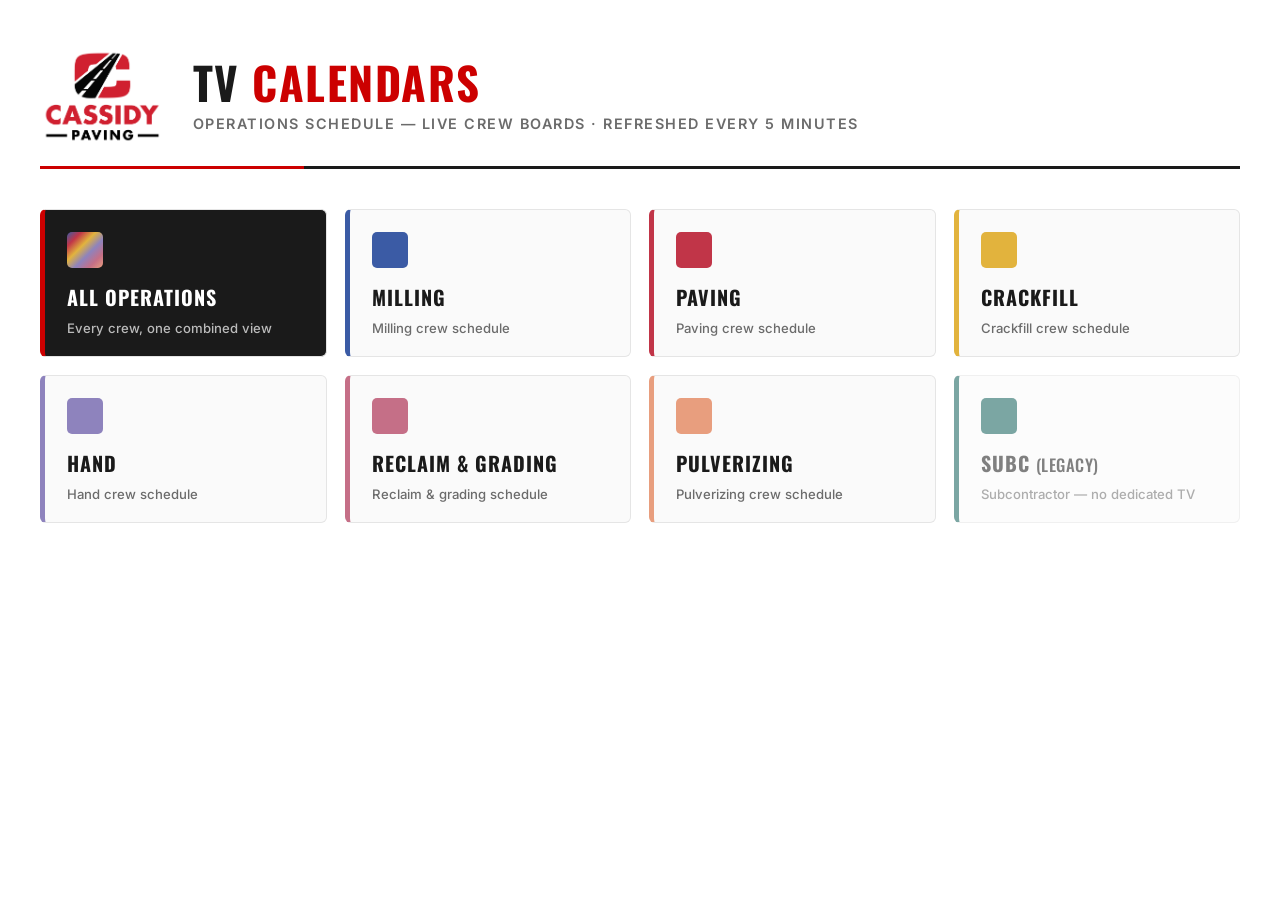
<file: index.html>
<!DOCTYPE html>
<html lang="en">
<head>
<meta charset="UTF-8">
<meta name="viewport" content="width=device-width, initial-scale=1.0">
<title>Cassidy Paving — TV Calendars (5-minute feed)</title>
<link rel="preconnect" href="https://fonts.googleapis.com">
<link rel="preconnect" href="https://fonts.gstatic.com" crossorigin>
<link href="https://fonts.googleapis.com/css2?family=Inter:wght@400;500;600;700&family=Oswald:wght@500;600;700&display=swap" rel="stylesheet">
<style>
:root {
  --brand-red: #CC0000;
  --brand-black: #1A1A1A;
  --grid-line: #E5E5E5;
  --muted: #6B6B6B;
}
* { margin: 0; padding: 0; box-sizing: border-box; }
body {
  font-family: 'Inter', -apple-system, BlinkMacSystemFont, sans-serif;
  background: #FFFFFF;
  color: var(--brand-black);
  min-height: 100vh;
  padding: 48px 32px;
}
.container { max-width: 1200px; margin: 0 auto; }
.header {
  display: flex;
  align-items: center;
  gap: 28px;
  margin-bottom: 40px;
  padding-bottom: 22px;
  border-bottom: 3px solid var(--brand-black);
  position: relative;
}
.header::after {
  content: '';
  position: absolute;
  left: 0; bottom: -3px;
  width: 22%; height: 3px;
  background: var(--brand-red);
}
.header img { height: 96px; width: auto; }
.title-block h1 {
  font-family: 'Oswald', 'Impact', sans-serif;
  font-size: 2.8rem;
  font-weight: 700;
  letter-spacing: 1.5px;
  text-transform: uppercase;
  line-height: 1;
}
.title-block h1 .accent { color: var(--brand-red); }
.title-block .subtitle {
  margin-top: 10px;
  font-size: 0.9rem;
  color: var(--muted);
  font-weight: 600;
  letter-spacing: 1.5px;
  text-transform: uppercase;
}
.grid {
  display: grid;
  grid-template-columns: repeat(auto-fit, minmax(240px, 1fr));
  gap: 18px;
}
.card {
  background: #FAFAFA;
  border: 1px solid var(--grid-line);
  border-left: 5px solid var(--card-color, var(--brand-red));
  border-radius: 6px;
  padding: 22px 22px 20px;
  text-decoration: none;
  color: var(--brand-black);
  display: flex;
  flex-direction: column;
  gap: 8px;
  transition: all 0.2s ease;
}
.card:hover {
  background: #F2F2F2;
  box-shadow: 0 6px 18px rgba(0,0,0,0.08);
  transform: translateY(-2px);
}
.card .swatch {
  width: 36px; height: 36px;
  border-radius: 5px;
  background: var(--card-color, var(--brand-red));
  margin-bottom: 6px;
}
.card h2 {
  font-family: 'Oswald', 'Impact', sans-serif;
  font-size: 1.25rem;
  font-weight: 700;
  letter-spacing: 1px;
  text-transform: uppercase;
}
.card p {
  font-size: 0.82rem;
  color: var(--muted);
  font-weight: 500;
}
.card.featured {
  background: var(--brand-black);
  color: #FFFFFF;
  border-left-color: var(--brand-red);
}
.card.featured h2 { color: #FFFFFF; }
.card.featured p  { color: #BBBBBB; }
.card.featured .swatch {
  background: linear-gradient(135deg, #3B5BA5, #C13548, #E2B33D, #8E83BD, #C56F87, #E89E7E);
}
.card.legacy { opacity: 0.55; }
</style>
</head>
<body>
<div class="container">
  <div class="header">
    <img src="logo.png" alt="Cassidy Paving">
    <div class="title-block">
      <h1>TV <span class="accent">Calendars</span></h1>
      <p class="subtitle">Operations Schedule — Live Crew Boards · refreshed every 5 minutes</p>
    </div>
  </div>

  <div class="grid">
    <a href="operations.html" class="card featured">
      <div class="swatch"></div>
      <h2>All Operations</h2>
      <p>Every crew, one combined view</p>
    </a>

    <a href="milling.html" class="card" style="--card-color:#3B5BA5">
      <div class="swatch"></div>
      <h2>Milling</h2>
      <p>Milling crew schedule</p>
    </a>

    <a href="paving.html" class="card" style="--card-color:#C13548">
      <div class="swatch"></div>
      <h2>Paving</h2>
      <p>Paving crew schedule</p>
    </a>

    <a href="crackfill.html" class="card" style="--card-color:#E2B33D">
      <div class="swatch"></div>
      <h2>Crackfill</h2>
      <p>Crackfill crew schedule</p>
    </a>

    <a href="hand.html" class="card" style="--card-color:#8E83BD">
      <div class="swatch"></div>
      <h2>Hand</h2>
      <p>Hand crew schedule</p>
    </a>

    <a href="reclaim.html" class="card" style="--card-color:#C56F87">
      <div class="swatch"></div>
      <h2>Reclaim &amp; Grading</h2>
      <p>Reclaim &amp; grading schedule</p>
    </a>

    <a href="pulverizing.html" class="card" style="--card-color:#E89E7E">
      <div class="swatch"></div>
      <h2>Pulverizing</h2>
      <p>Pulverizing crew schedule</p>
    </a>

    <a href="subc.html" class="card legacy" style="--card-color:#115E59">
      <div class="swatch"></div>
      <h2>SubC <small style="font-weight:500;letter-spacing:0.5px">(legacy)</small></h2>
      <p>Subcontractor — no dedicated TV</p>
    </a>
  </div>
</div>
</body>
</html>
</file>
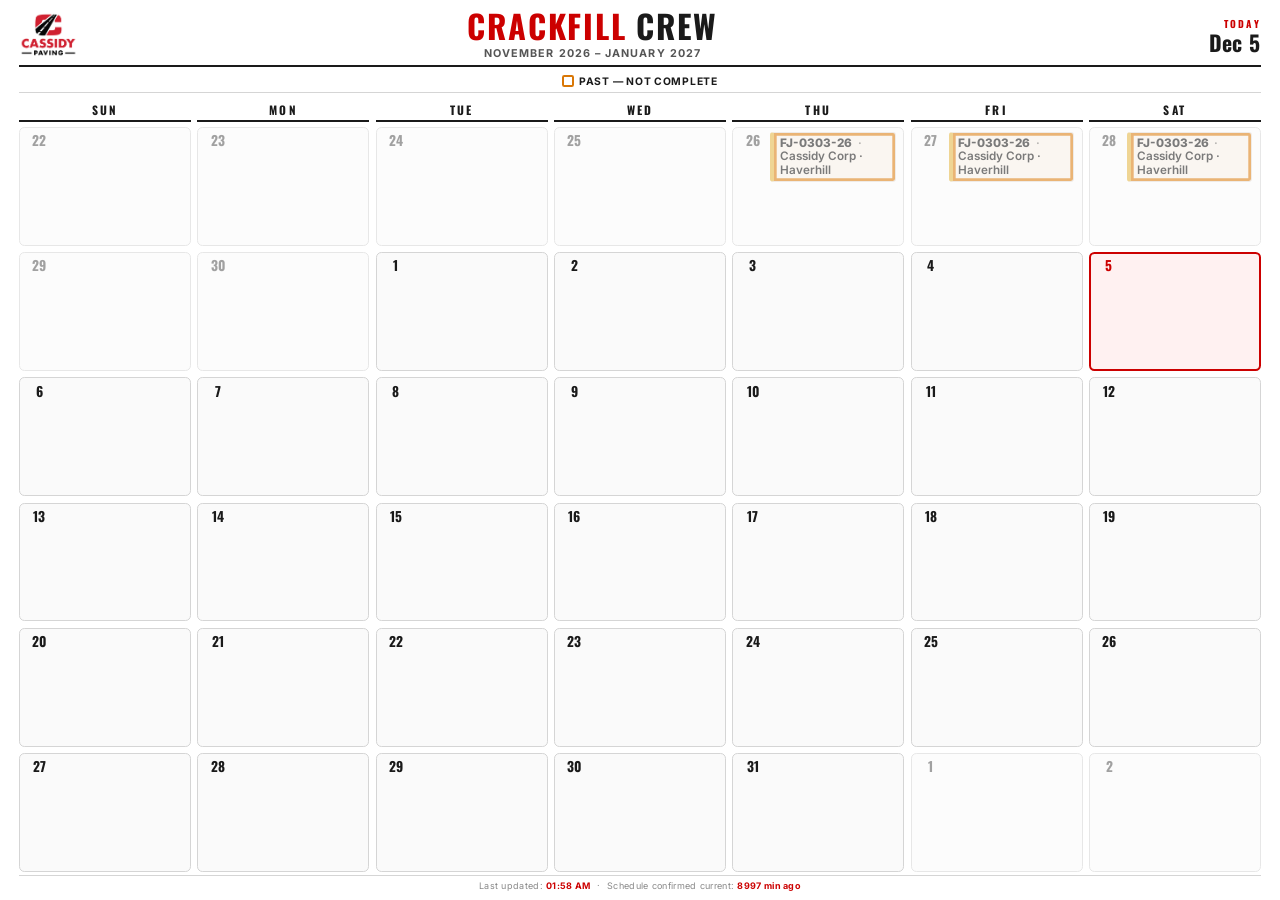
<file: crackfill.html>
<!DOCTYPE html>
<html lang="en">
<head>
<meta charset="UTF-8">
<meta name="viewport" content="width=device-width, initial-scale=1.0">
<title>Cassidy Paving — Crackfill Crew Calendar</title>
<link rel="preconnect" href="https://fonts.googleapis.com">
<link rel="preconnect" href="https://fonts.gstatic.com" crossorigin>
<link href="https://fonts.googleapis.com/css2?family=Inter:wght@400;500;600;700&family=Oswald:wght@500;600;700&display=swap" rel="stylesheet">
<link rel="stylesheet" href="calendar-styles.css">
<style>:root { --crew-color: #E2B33D; }</style>
</head>
<body>

<header class="header">
  <div class="header-logo">
    <img src="logo.png" alt="Cassidy Paving">
  </div>
  <div class="header-title">
    <div class="crew-name"><span class="accent">Crackfill</span> Crew</div>
    <div class="date-range" id="date-range"></div>
  </div>
  <div class="header-right">
    <div class="label">Today</div>
    <div class="date" id="today-date"></div>
  </div>
</header>

<div class="legend">
  <div class="legend-item"><div class="legend-color outline-amber"></div> Past — Not Complete</div>
</div>

<div class="calendar-container">
  <div class="weekday-header">
    <div>Sun</div><div>Mon</div><div>Tue</div><div>Wed</div><div>Thu</div><div>Fri</div><div>Sat</div>
  </div>
  <div class="calendar-grid" id="grid"></div>
</div>

<div class="status-bar">
  Last updated: <span class="accent" id="update-time">--:--</span>&nbsp;&nbsp;·&nbsp;&nbsp;Schedule confirmed current: <span class="accent" id="feed-freshness">checking…</span>
</div>

<script src="calendar-utils.js"></script>
<script>
const CREW_PHASE = 'Crackfill';

async function renderCalendar() {
  const today = new Date();
  const todayStart = new Date(today); todayStart.setHours(0,0,0,0);
  document.getElementById('today-date').textContent =
    today.toLocaleDateString('en-US', { month: 'short', day: 'numeric' });

  const allEvents = await loadEvents();
  const events = filterEventsByPhase(allEvents, CREW_PHASE);

  const calendarDates = getCalendarDates(today);
  document.getElementById('date-range').textContent =
    formatDateRange(calendarDates[0], calendarDates[calendarDates.length - 1]);

  const grid = document.getElementById('grid');
  grid.innerHTML = '';

  calendarDates.forEach(date => {
    const cell = document.createElement('div');
    cell.className = 'day-cell';
    if (date.getMonth() === today.getMonth() && date.getFullYear() === today.getFullYear()) {
      cell.classList.add('current-month');
    }
    if (date.toDateString() === today.toDateString()) {
      cell.classList.add('current-day');
    }

    const dayNum = document.createElement('div');
    dayNum.className = 'day-number';
    dayNum.textContent = date.getDate();
    cell.appendChild(dayNum);

    const eventsEl = document.createElement('div');
    eventsEl.className = 'events';

    const dayEvents = getEventsForDate(events, date);
    dayEvents.forEach(event => {
      const eventEl = document.createElement('div');
      eventEl.className = 'event';
      if (event.status === 'Complete') {
        eventEl.classList.add('complete');
      } else {
        const eventEnd = new Date(event.endDate); eventEnd.setHours(23,59,59,999);
        if (eventEnd < todayStart) eventEl.classList.add('past-incomplete');
      }

      const job = document.createElement('span');
      job.className = 'job';
      job.textContent = event.jobNumber;
      eventEl.appendChild(job);

      const sep = document.createElement('span');
      sep.className = 'sep';
      sep.textContent = ' · ';
      eventEl.appendChild(sep);

      const meta = document.createElement('span');
      meta.textContent = `${event.client} · ${event.city}`;
      eventEl.appendChild(meta);

      eventEl.title = `${event.crew} — ${event.status}`;
      eventsEl.appendChild(eventEl);
    });

    cell.appendChild(eventsEl);
    grid.appendChild(cell);
  });

  applyAdaptiveDensity();

  document.getElementById('update-time').textContent =
    new Date().toLocaleTimeString('en-US', { hour: '2-digit', minute: '2-digit' });
}

renderCalendar();
setInterval(renderCalendar, 1 * 60 * 1000);
bindAdaptiveDensityResize();
</script>
</body>
</html>
</file>
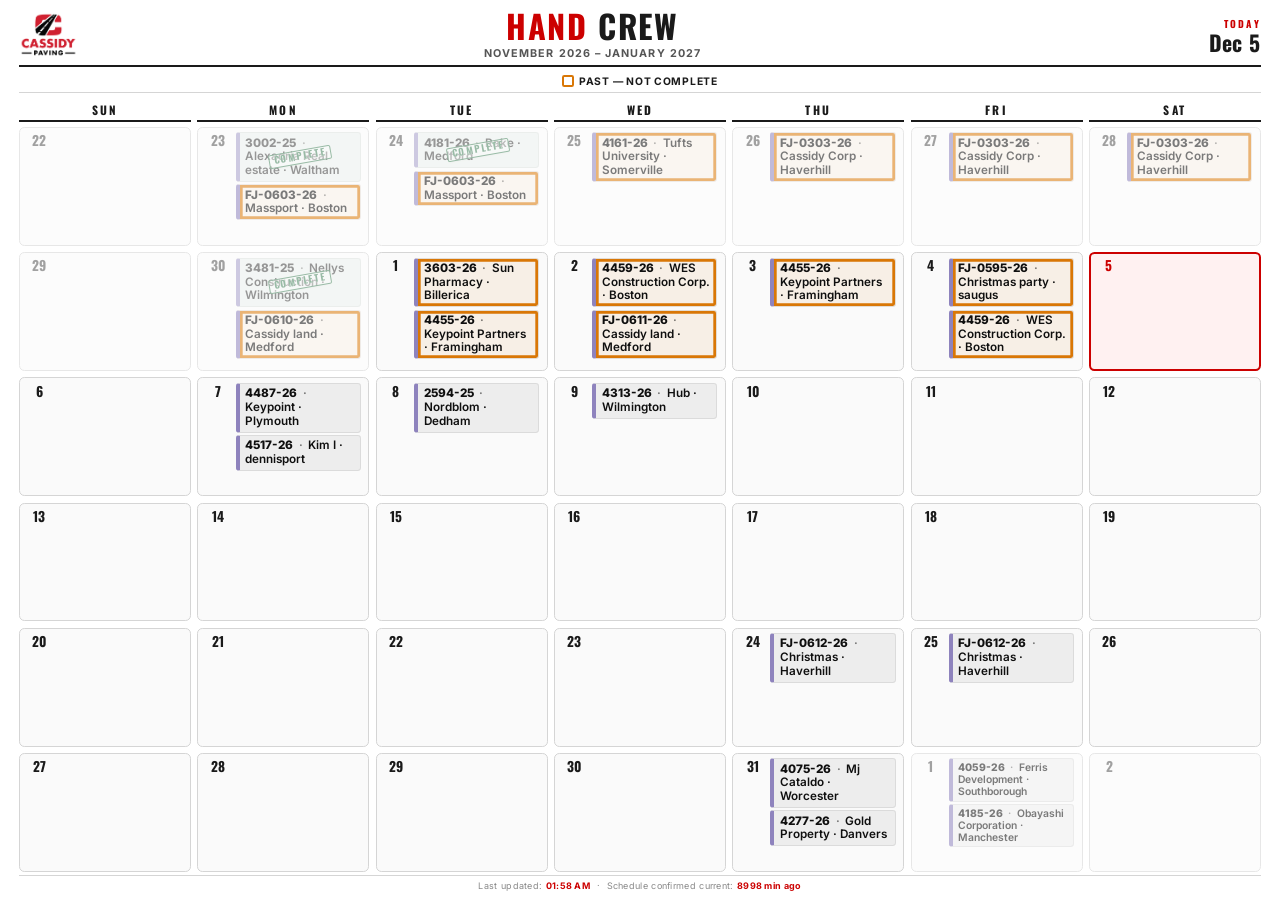
<file: hand.html>
<!DOCTYPE html>
<html lang="en">
<head>
<meta charset="UTF-8">
<meta name="viewport" content="width=device-width, initial-scale=1.0">
<title>Cassidy Paving — Hand Crew Calendar</title>
<link rel="preconnect" href="https://fonts.googleapis.com">
<link rel="preconnect" href="https://fonts.gstatic.com" crossorigin>
<link href="https://fonts.googleapis.com/css2?family=Inter:wght@400;500;600;700&family=Oswald:wght@500;600;700&display=swap" rel="stylesheet">
<link rel="stylesheet" href="calendar-styles.css">
<style>:root { --crew-color: #8E83BD; }</style>
</head>
<body>

<header class="header">
  <div class="header-logo">
    <img src="logo.png" alt="Cassidy Paving">
  </div>
  <div class="header-title">
    <div class="crew-name"><span class="accent">Hand</span> Crew</div>
    <div class="date-range" id="date-range"></div>
  </div>
  <div class="header-right">
    <div class="label">Today</div>
    <div class="date" id="today-date"></div>
  </div>
</header>

<div class="legend">
  <div class="legend-item"><div class="legend-color outline-amber"></div> Past — Not Complete</div>
</div>

<div class="calendar-container">
  <div class="weekday-header">
    <div>Sun</div><div>Mon</div><div>Tue</div><div>Wed</div><div>Thu</div><div>Fri</div><div>Sat</div>
  </div>
  <div class="calendar-grid" id="grid"></div>
</div>

<div class="status-bar">
  Last updated: <span class="accent" id="update-time">--:--</span>&nbsp;&nbsp;·&nbsp;&nbsp;Schedule confirmed current: <span class="accent" id="feed-freshness">checking…</span>
</div>

<script src="calendar-utils.js"></script>
<script>
const CREW_PHASE = 'Hand';

async function renderCalendar() {
  const today = new Date();
  const todayStart = new Date(today); todayStart.setHours(0,0,0,0);
  document.getElementById('today-date').textContent =
    today.toLocaleDateString('en-US', { month: 'short', day: 'numeric' });

  const allEvents = await loadEvents();
  const events = filterEventsByPhase(allEvents, CREW_PHASE);

  const calendarDates = getCalendarDates(today);
  document.getElementById('date-range').textContent =
    formatDateRange(calendarDates[0], calendarDates[calendarDates.length - 1]);

  const grid = document.getElementById('grid');
  grid.innerHTML = '';

  calendarDates.forEach(date => {
    const cell = document.createElement('div');
    cell.className = 'day-cell';
    if (date.getMonth() === today.getMonth() && date.getFullYear() === today.getFullYear()) {
      cell.classList.add('current-month');
    }
    if (date.toDateString() === today.toDateString()) {
      cell.classList.add('current-day');
    }

    const dayNum = document.createElement('div');
    dayNum.className = 'day-number';
    dayNum.textContent = date.getDate();
    cell.appendChild(dayNum);

    const eventsEl = document.createElement('div');
    eventsEl.className = 'events';

    const dayEvents = getEventsForDate(events, date);
    dayEvents.forEach(event => {
      const eventEl = document.createElement('div');
      eventEl.className = 'event';
      if (event.status === 'Complete') {
        eventEl.classList.add('complete');
      } else {
        const eventEnd = new Date(event.endDate); eventEnd.setHours(23,59,59,999);
        if (eventEnd < todayStart) eventEl.classList.add('past-incomplete');
      }

      const job = document.createElement('span');
      job.className = 'job';
      job.textContent = event.jobNumber;
      eventEl.appendChild(job);

      const sep = document.createElement('span');
      sep.className = 'sep';
      sep.textContent = ' · ';
      eventEl.appendChild(sep);

      const meta = document.createElement('span');
      meta.textContent = `${event.client} · ${event.city}`;
      eventEl.appendChild(meta);

      eventEl.title = `${event.crew} — ${event.status}`;
      eventsEl.appendChild(eventEl);
    });

    cell.appendChild(eventsEl);
    grid.appendChild(cell);
  });

  applyAdaptiveDensity();

  document.getElementById('update-time').textContent =
    new Date().toLocaleTimeString('en-US', { hour: '2-digit', minute: '2-digit' });
}

renderCalendar();
setInterval(renderCalendar, 1 * 60 * 1000);
bindAdaptiveDensityResize();
</script>
</body>
</html>
</file>
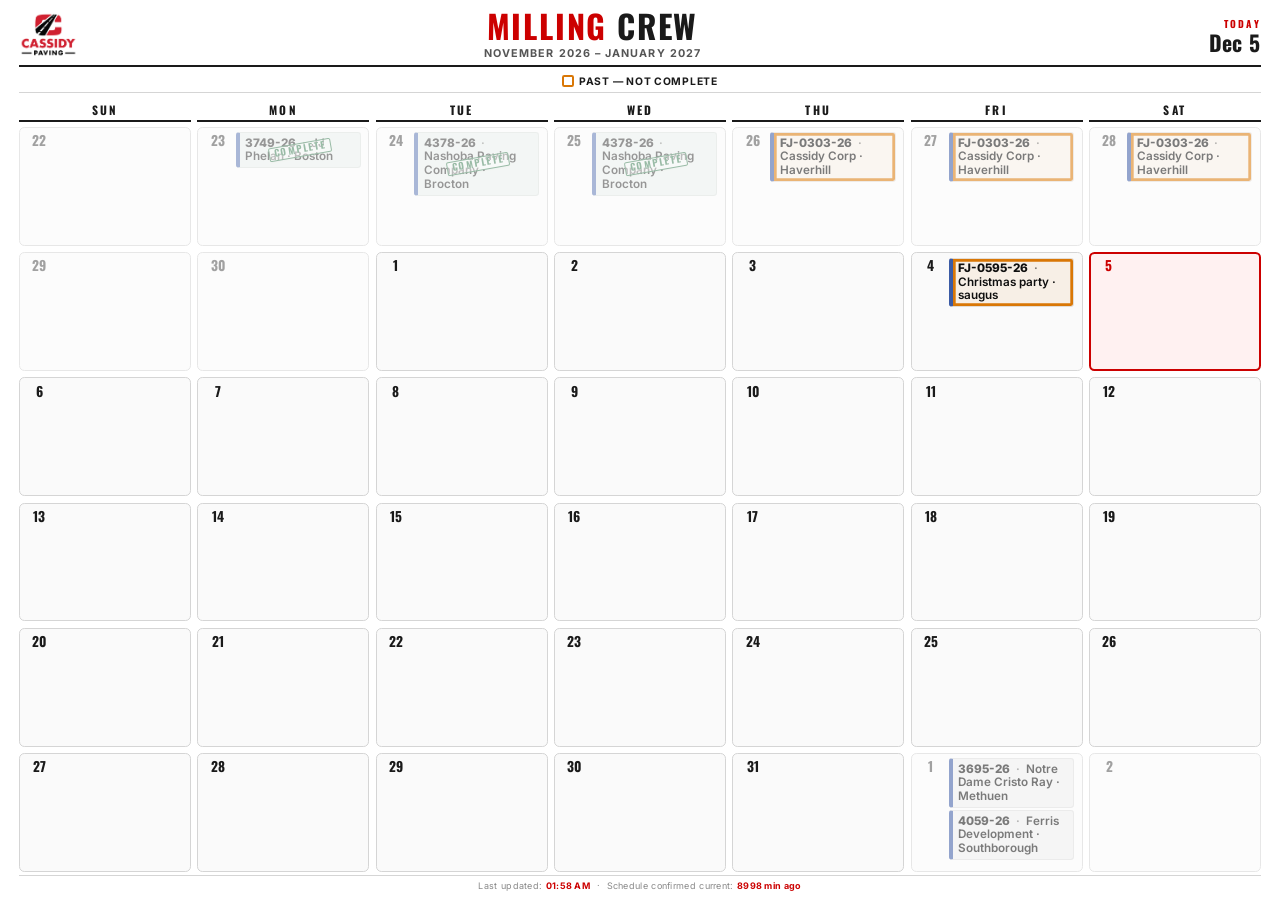
<file: milling.html>
<!DOCTYPE html>
<html lang="en">
<head>
<meta charset="UTF-8">
<meta name="viewport" content="width=device-width, initial-scale=1.0">
<title>Cassidy Paving — Milling Crew Calendar</title>
<link rel="preconnect" href="https://fonts.googleapis.com">
<link rel="preconnect" href="https://fonts.gstatic.com" crossorigin>
<link href="https://fonts.googleapis.com/css2?family=Inter:wght@400;500;600;700&family=Oswald:wght@500;600;700&display=swap" rel="stylesheet">
<link rel="stylesheet" href="calendar-styles.css">
<style>:root { --crew-color: #3B5BA5; }</style>
</head>
<body>

<header class="header">
  <div class="header-logo">
    <img src="logo.png" alt="Cassidy Paving">
  </div>
  <div class="header-title">
    <div class="crew-name"><span class="accent">Milling</span> Crew</div>
    <div class="date-range" id="date-range"></div>
  </div>
  <div class="header-right">
    <div class="label">Today</div>
    <div class="date" id="today-date"></div>
  </div>
</header>

<div class="legend">
  <div class="legend-item"><div class="legend-color outline-amber"></div> Past — Not Complete</div>
</div>

<div class="calendar-container">
  <div class="weekday-header">
    <div>Sun</div><div>Mon</div><div>Tue</div><div>Wed</div><div>Thu</div><div>Fri</div><div>Sat</div>
  </div>
  <div class="calendar-grid" id="grid"></div>
</div>

<div class="status-bar">
  Last updated: <span class="accent" id="update-time">--:--</span>&nbsp;&nbsp;·&nbsp;&nbsp;Schedule confirmed current: <span class="accent" id="feed-freshness">checking…</span>
</div>

<script src="calendar-utils.js"></script>
<script>
const CREW_PHASE = 'Milling';

async function renderCalendar() {
  const today = new Date();
  const todayStart = new Date(today); todayStart.setHours(0,0,0,0);
  document.getElementById('today-date').textContent =
    today.toLocaleDateString('en-US', { month: 'short', day: 'numeric' });

  const allEvents = await loadEvents();
  const events = filterEventsByPhase(allEvents, CREW_PHASE);

  const calendarDates = getCalendarDates(today);
  document.getElementById('date-range').textContent =
    formatDateRange(calendarDates[0], calendarDates[calendarDates.length - 1]);

  const grid = document.getElementById('grid');
  grid.innerHTML = '';

  calendarDates.forEach(date => {
    const cell = document.createElement('div');
    cell.className = 'day-cell';
    if (date.getMonth() === today.getMonth() && date.getFullYear() === today.getFullYear()) {
      cell.classList.add('current-month');
    }
    if (date.toDateString() === today.toDateString()) {
      cell.classList.add('current-day');
    }

    const dayNum = document.createElement('div');
    dayNum.className = 'day-number';
    dayNum.textContent = date.getDate();
    cell.appendChild(dayNum);

    const eventsEl = document.createElement('div');
    eventsEl.className = 'events';

    const dayEvents = getEventsForDate(events, date);
    dayEvents.forEach(event => {
      const eventEl = document.createElement('div');
      eventEl.className = 'event';
      if (event.status === 'Complete') {
        eventEl.classList.add('complete');
      } else {
        const eventEnd = new Date(event.endDate); eventEnd.setHours(23,59,59,999);
        if (eventEnd < todayStart) eventEl.classList.add('past-incomplete');
      }

      const job = document.createElement('span');
      job.className = 'job';
      job.textContent = event.jobNumber;
      eventEl.appendChild(job);

      const sep = document.createElement('span');
      sep.className = 'sep';
      sep.textContent = ' · ';
      eventEl.appendChild(sep);

      const meta = document.createElement('span');
      meta.textContent = `${event.client} · ${event.city}`;
      eventEl.appendChild(meta);

      eventEl.title = `${event.crew} — ${event.status}`;
      eventsEl.appendChild(eventEl);
    });

    cell.appendChild(eventsEl);
    grid.appendChild(cell);
  });

  applyAdaptiveDensity();

  document.getElementById('update-time').textContent =
    new Date().toLocaleTimeString('en-US', { hour: '2-digit', minute: '2-digit' });
}

renderCalendar();
setInterval(renderCalendar, 1 * 60 * 1000);
bindAdaptiveDensityResize();
</script>
</body>
</html>
</file>
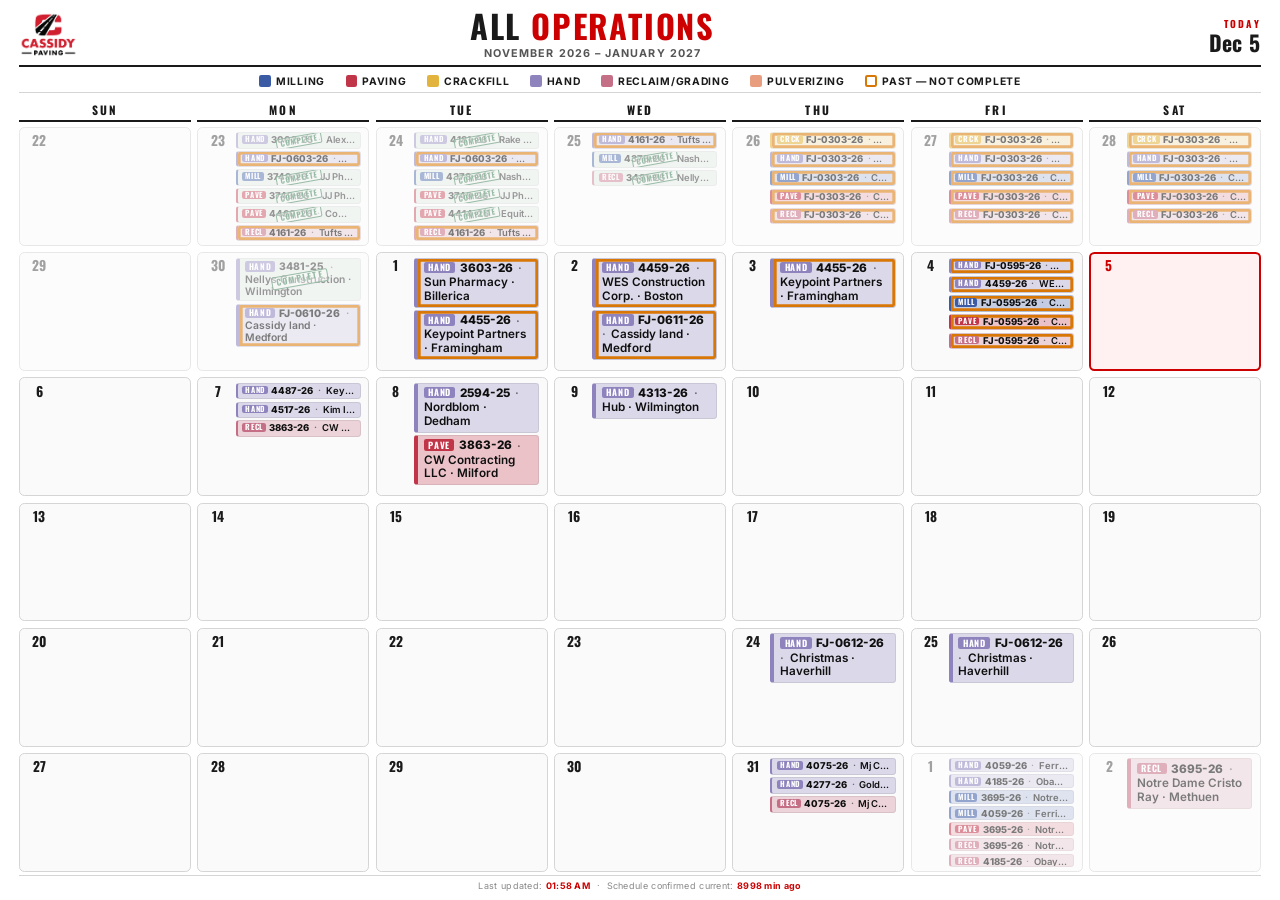
<file: operations.html>
<!DOCTYPE html>
<html lang="en">
<head>
<meta charset="UTF-8">
<meta name="viewport" content="width=device-width, initial-scale=1.0">
<title>Cassidy Paving — All Operations Calendar</title>
<link rel="preconnect" href="https://fonts.googleapis.com">
<link rel="preconnect" href="https://fonts.gstatic.com" crossorigin>
<link href="https://fonts.googleapis.com/css2?family=Inter:wght@400;500;600;700&family=Oswald:wght@500;600;700&display=swap" rel="stylesheet">
<link rel="stylesheet" href="calendar-styles.css">
</head>
<body>

<header class="header">
  <div class="header-logo">
    <img src="logo.png" alt="Cassidy Paving">
  </div>
  <div class="header-title">
    <div class="crew-name">All <span class="accent">Operations</span></div>
    <div class="date-range" id="date-range"></div>
  </div>
  <div class="header-right">
    <div class="label">Today</div>
    <div class="date" id="today-date"></div>
  </div>
</header>

<div class="legend">
  <div class="legend-item"><div class="legend-color" style="background:#3B5BA5"></div> Milling</div>
  <div class="legend-item"><div class="legend-color" style="background:#C13548"></div> Paving</div>
  <div class="legend-item"><div class="legend-color" style="background:#E2B33D"></div> Crackfill</div>
  <div class="legend-item"><div class="legend-color" style="background:#8E83BD"></div> Hand</div>
  <div class="legend-item"><div class="legend-color" style="background:#C56F87"></div> Reclaim/Grading</div>
  <div class="legend-item"><div class="legend-color" style="background:#E89E7E"></div> Pulverizing</div>
  <div class="legend-item"><div class="legend-color outline-amber"></div> Past — Not Complete</div>
</div>

<div class="calendar-container">
  <div class="weekday-header">
    <div>Sun</div><div>Mon</div><div>Tue</div><div>Wed</div><div>Thu</div><div>Fri</div><div>Sat</div>
  </div>
  <div class="calendar-grid" id="grid"></div>
</div>

<div class="status-bar">
  Last updated: <span class="accent" id="update-time">--:--</span>&nbsp;&nbsp;·&nbsp;&nbsp;Schedule confirmed current: <span class="accent" id="feed-freshness">checking…</span>
</div>

<script src="calendar-utils.js"></script>
<script>
const CREW_PHASE = null; // null = all phases (operations view)

async function renderCalendar() {
  const today = new Date();
  const todayStart = new Date(today); todayStart.setHours(0,0,0,0);
  document.getElementById('today-date').textContent =
    today.toLocaleDateString('en-US', { month: 'short', day: 'numeric' });

  const allEvents = await loadEvents();
  const events = filterEventsByPhase(allEvents, CREW_PHASE);

  const calendarDates = getCalendarDates(today);
  document.getElementById('date-range').textContent =
    formatDateRange(calendarDates[0], calendarDates[calendarDates.length - 1]);

  const grid = document.getElementById('grid');
  grid.innerHTML = '';

  calendarDates.forEach(date => {
    const cell = document.createElement('div');
    cell.className = 'day-cell';
    if (date.getMonth() === today.getMonth() && date.getFullYear() === today.getFullYear()) {
      cell.classList.add('current-month');
    }
    if (date.toDateString() === today.toDateString()) {
      cell.classList.add('current-day');
    }

    const dayNum = document.createElement('div');
    dayNum.className = 'day-number';
    dayNum.textContent = date.getDate();
    cell.appendChild(dayNum);

    const eventsEl = document.createElement('div');
    eventsEl.className = 'events';

    const dayEvents = getEventsForDate(events, date);
    dayEvents.forEach(event => {
      const slug = getCrewSlug(event.crew);
      const eventEl = document.createElement('div');
      eventEl.className = 'event ' + slug;
      if (event.status === 'Complete') {
        eventEl.classList.add('complete');
      } else {
        const eventEnd = new Date(event.endDate); eventEnd.setHours(23,59,59,999);
        if (eventEnd < todayStart) eventEl.classList.add('past-incomplete');
      }

      const badge = document.createElement('span');
      badge.className = 'crew-badge ' + slug;
      badge.textContent = getCrewCode(event.crew);
      eventEl.appendChild(badge);

      const job = document.createElement('span');
      job.className = 'job';
      job.textContent = event.jobNumber;
      eventEl.appendChild(job);

      const sep = document.createElement('span');
      sep.className = 'sep';
      sep.textContent = ' · ';
      eventEl.appendChild(sep);

      const meta = document.createElement('span');
      meta.textContent = `${event.client} · ${event.city}`;
      eventEl.appendChild(meta);

      eventEl.title = `${event.crew} — ${event.status}`;
      eventsEl.appendChild(eventEl);
    });

    cell.appendChild(eventsEl);
    grid.appendChild(cell);
  });

  // Future-proof: shrink event styling per-cell so multi-event days never truncate.
  applyAdaptiveDensity();

  document.getElementById('update-time').textContent =
    new Date().toLocaleTimeString('en-US', { hour: '2-digit', minute: '2-digit' });
}

renderCalendar();
setInterval(renderCalendar, 1 * 60 * 1000);
bindAdaptiveDensityResize();
</script>
</body>
</html>
</file>
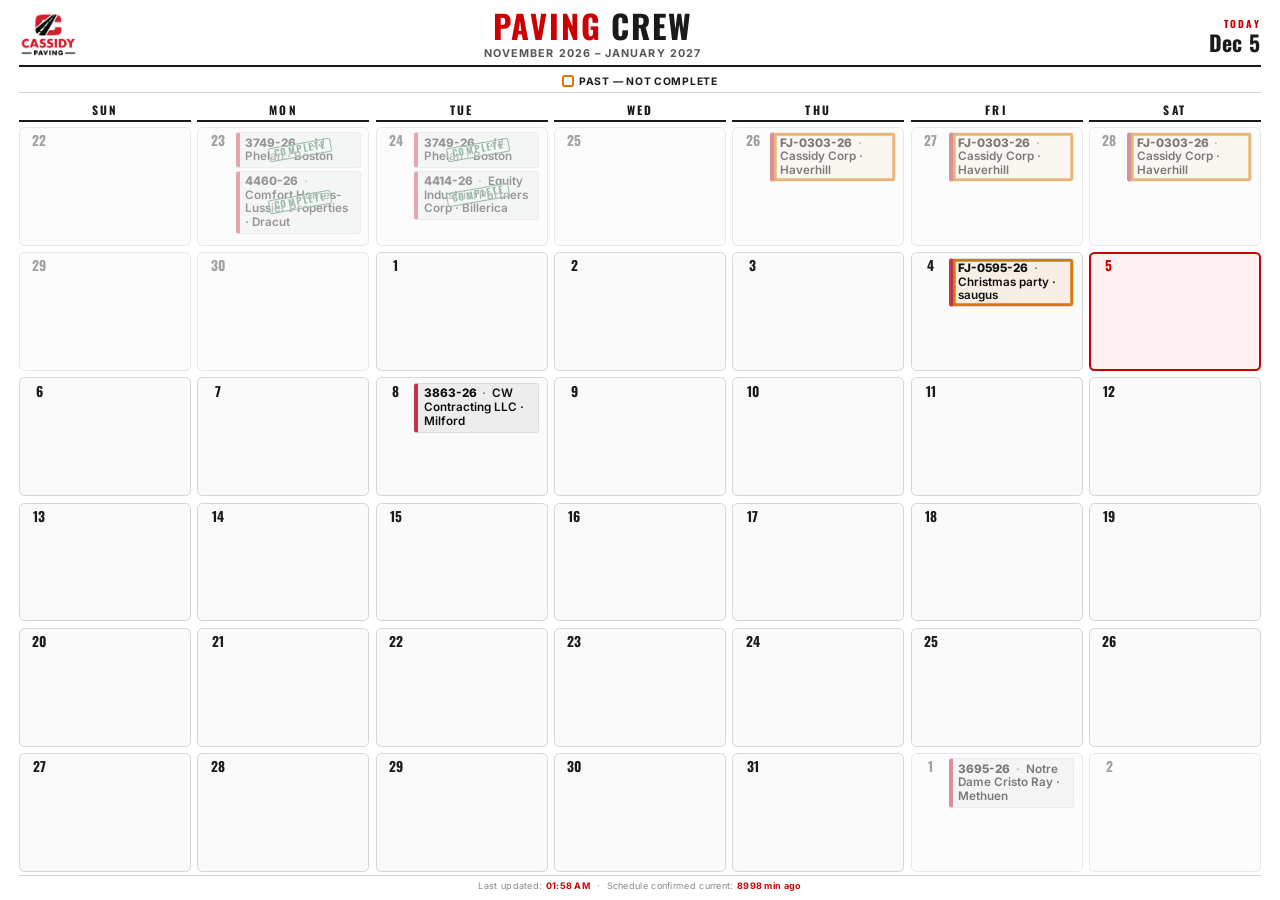
<file: paving.html>
<!DOCTYPE html>
<html lang="en">
<head>
<meta charset="UTF-8">
<meta name="viewport" content="width=device-width, initial-scale=1.0">
<title>Cassidy Paving — Paving Crew Calendar</title>
<link rel="preconnect" href="https://fonts.googleapis.com">
<link rel="preconnect" href="https://fonts.gstatic.com" crossorigin>
<link href="https://fonts.googleapis.com/css2?family=Inter:wght@400;500;600;700&family=Oswald:wght@500;600;700&display=swap" rel="stylesheet">
<link rel="stylesheet" href="calendar-styles.css">
<style>:root { --crew-color: #C13548; }</style>
</head>
<body>

<header class="header">
  <div class="header-logo">
    <img src="logo.png" alt="Cassidy Paving">
  </div>
  <div class="header-title">
    <div class="crew-name"><span class="accent">Paving</span> Crew</div>
    <div class="date-range" id="date-range"></div>
  </div>
  <div class="header-right">
    <div class="label">Today</div>
    <div class="date" id="today-date"></div>
  </div>
</header>

<div class="legend">
  <div class="legend-item"><div class="legend-color outline-amber"></div> Past — Not Complete</div>
</div>

<div class="calendar-container">
  <div class="weekday-header">
    <div>Sun</div><div>Mon</div><div>Tue</div><div>Wed</div><div>Thu</div><div>Fri</div><div>Sat</div>
  </div>
  <div class="calendar-grid" id="grid"></div>
</div>

<div class="status-bar">
  Last updated: <span class="accent" id="update-time">--:--</span>&nbsp;&nbsp;·&nbsp;&nbsp;Schedule confirmed current: <span class="accent" id="feed-freshness">checking…</span>
</div>

<script src="calendar-utils.js"></script>
<script>
const CREW_PHASE = 'Paving';

async function renderCalendar() {
  const today = new Date();
  const todayStart = new Date(today); todayStart.setHours(0,0,0,0);
  document.getElementById('today-date').textContent =
    today.toLocaleDateString('en-US', { month: 'short', day: 'numeric' });

  const allEvents = await loadEvents();
  const events = filterEventsByPhase(allEvents, CREW_PHASE);

  const calendarDates = getCalendarDates(today);
  document.getElementById('date-range').textContent =
    formatDateRange(calendarDates[0], calendarDates[calendarDates.length - 1]);

  const grid = document.getElementById('grid');
  grid.innerHTML = '';

  calendarDates.forEach(date => {
    const cell = document.createElement('div');
    cell.className = 'day-cell';
    if (date.getMonth() === today.getMonth() && date.getFullYear() === today.getFullYear()) {
      cell.classList.add('current-month');
    }
    if (date.toDateString() === today.toDateString()) {
      cell.classList.add('current-day');
    }

    const dayNum = document.createElement('div');
    dayNum.className = 'day-number';
    dayNum.textContent = date.getDate();
    cell.appendChild(dayNum);

    const eventsEl = document.createElement('div');
    eventsEl.className = 'events';

    const dayEvents = getEventsForDate(events, date);
    dayEvents.forEach(event => {
      const eventEl = document.createElement('div');
      eventEl.className = 'event';
      if (event.status === 'Complete') {
        eventEl.classList.add('complete');
      } else {
        const eventEnd = new Date(event.endDate); eventEnd.setHours(23,59,59,999);
        if (eventEnd < todayStart) eventEl.classList.add('past-incomplete');
      }

      const job = document.createElement('span');
      job.className = 'job';
      job.textContent = event.jobNumber;
      eventEl.appendChild(job);

      const sep = document.createElement('span');
      sep.className = 'sep';
      sep.textContent = ' · ';
      eventEl.appendChild(sep);

      const meta = document.createElement('span');
      meta.textContent = `${event.client} · ${event.city}`;
      eventEl.appendChild(meta);

      eventEl.title = `${event.crew} — ${event.status}`;
      eventsEl.appendChild(eventEl);
    });

    cell.appendChild(eventsEl);
    grid.appendChild(cell);
  });

  applyAdaptiveDensity();

  document.getElementById('update-time').textContent =
    new Date().toLocaleTimeString('en-US', { hour: '2-digit', minute: '2-digit' });
}

renderCalendar();
setInterval(renderCalendar, 1 * 60 * 1000);
bindAdaptiveDensityResize();
</script>
</body>
</html>
</file>
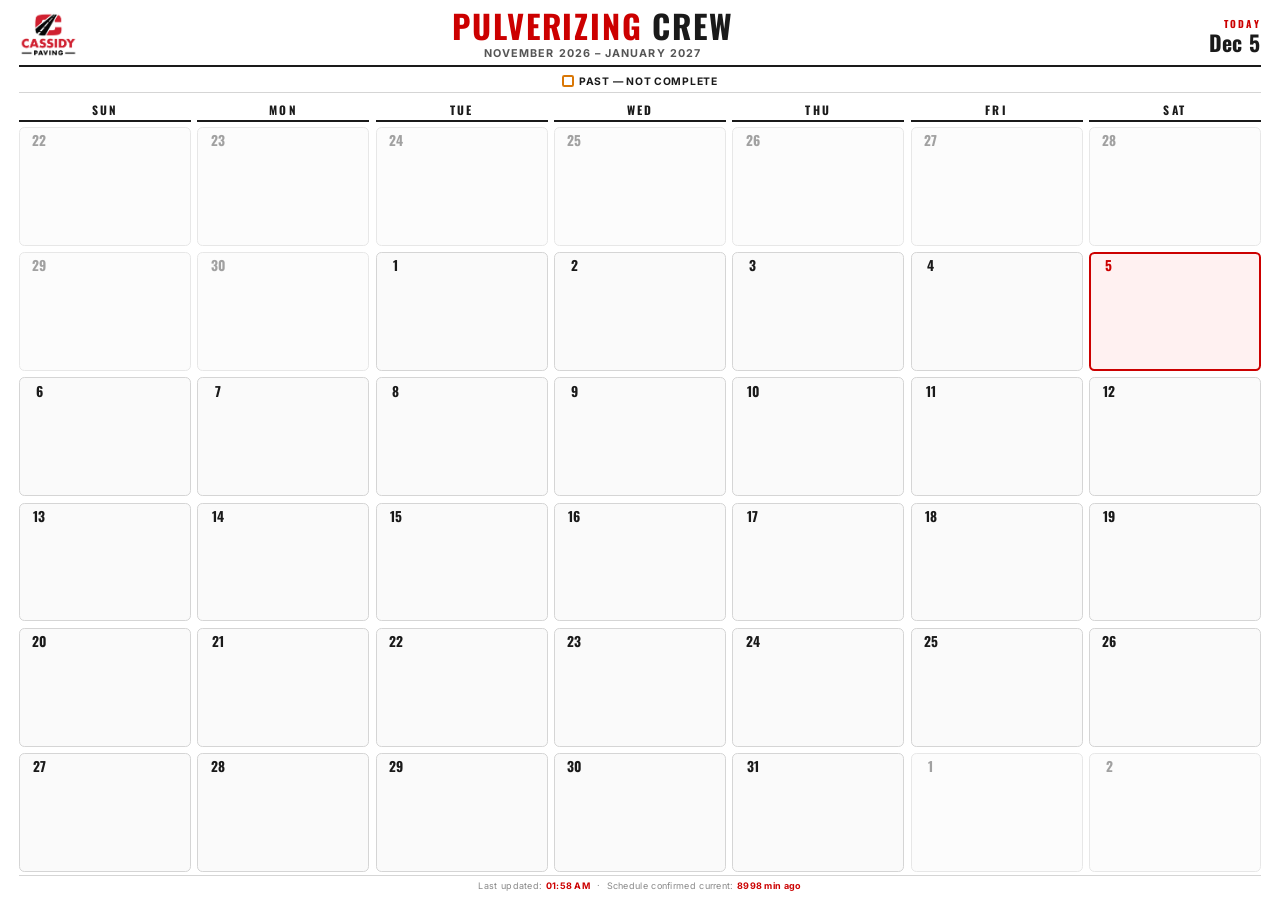
<file: pulverizing.html>
<!DOCTYPE html>
<html lang="en">
<head>
<meta charset="UTF-8">
<meta name="viewport" content="width=device-width, initial-scale=1.0">
<title>Cassidy Paving — Pulverizing Crew Calendar</title>
<link rel="preconnect" href="https://fonts.googleapis.com">
<link rel="preconnect" href="https://fonts.gstatic.com" crossorigin>
<link href="https://fonts.googleapis.com/css2?family=Inter:wght@400;500;600;700&family=Oswald:wght@500;600;700&display=swap" rel="stylesheet">
<link rel="stylesheet" href="calendar-styles.css">
<style>:root { --crew-color: #E89E7E; }</style>
</head>
<body>

<header class="header">
  <div class="header-logo">
    <img src="logo.png" alt="Cassidy Paving">
  </div>
  <div class="header-title">
    <div class="crew-name"><span class="accent">Pulverizing</span> Crew</div>
    <div class="date-range" id="date-range"></div>
  </div>
  <div class="header-right">
    <div class="label">Today</div>
    <div class="date" id="today-date"></div>
  </div>
</header>

<div class="legend">
  <div class="legend-item"><div class="legend-color outline-amber"></div> Past — Not Complete</div>
</div>

<div class="calendar-container">
  <div class="weekday-header">
    <div>Sun</div><div>Mon</div><div>Tue</div><div>Wed</div><div>Thu</div><div>Fri</div><div>Sat</div>
  </div>
  <div class="calendar-grid" id="grid"></div>
</div>

<div class="status-bar">
  Last updated: <span class="accent" id="update-time">--:--</span>&nbsp;&nbsp;·&nbsp;&nbsp;Schedule confirmed current: <span class="accent" id="feed-freshness">checking…</span>
</div>

<script src="calendar-utils.js"></script>
<script>
const CREW_PHASE = 'Pulverizing';

async function renderCalendar() {
  const today = new Date();
  const todayStart = new Date(today); todayStart.setHours(0,0,0,0);
  document.getElementById('today-date').textContent =
    today.toLocaleDateString('en-US', { month: 'short', day: 'numeric' });

  const allEvents = await loadEvents();
  const events = filterEventsByPhase(allEvents, CREW_PHASE);

  const calendarDates = getCalendarDates(today);
  document.getElementById('date-range').textContent =
    formatDateRange(calendarDates[0], calendarDates[calendarDates.length - 1]);

  const grid = document.getElementById('grid');
  grid.innerHTML = '';

  calendarDates.forEach(date => {
    const cell = document.createElement('div');
    cell.className = 'day-cell';
    if (date.getMonth() === today.getMonth() && date.getFullYear() === today.getFullYear()) {
      cell.classList.add('current-month');
    }
    if (date.toDateString() === today.toDateString()) {
      cell.classList.add('current-day');
    }

    const dayNum = document.createElement('div');
    dayNum.className = 'day-number';
    dayNum.textContent = date.getDate();
    cell.appendChild(dayNum);

    const eventsEl = document.createElement('div');
    eventsEl.className = 'events';

    const dayEvents = getEventsForDate(events, date);
    dayEvents.forEach(event => {
      const eventEl = document.createElement('div');
      eventEl.className = 'event';
      if (event.status === 'Complete') {
        eventEl.classList.add('complete');
      } else {
        const eventEnd = new Date(event.endDate); eventEnd.setHours(23,59,59,999);
        if (eventEnd < todayStart) eventEl.classList.add('past-incomplete');
      }

      const job = document.createElement('span');
      job.className = 'job';
      job.textContent = event.jobNumber;
      eventEl.appendChild(job);

      const sep = document.createElement('span');
      sep.className = 'sep';
      sep.textContent = ' · ';
      eventEl.appendChild(sep);

      const meta = document.createElement('span');
      meta.textContent = `${event.client} · ${event.city}`;
      eventEl.appendChild(meta);

      eventEl.title = `${event.crew} — ${event.status}`;
      eventsEl.appendChild(eventEl);
    });

    cell.appendChild(eventsEl);
    grid.appendChild(cell);
  });

  applyAdaptiveDensity();

  document.getElementById('update-time').textContent =
    new Date().toLocaleTimeString('en-US', { hour: '2-digit', minute: '2-digit' });
}

renderCalendar();
setInterval(renderCalendar, 1 * 60 * 1000);
bindAdaptiveDensityResize();
</script>
</body>
</html>
</file>
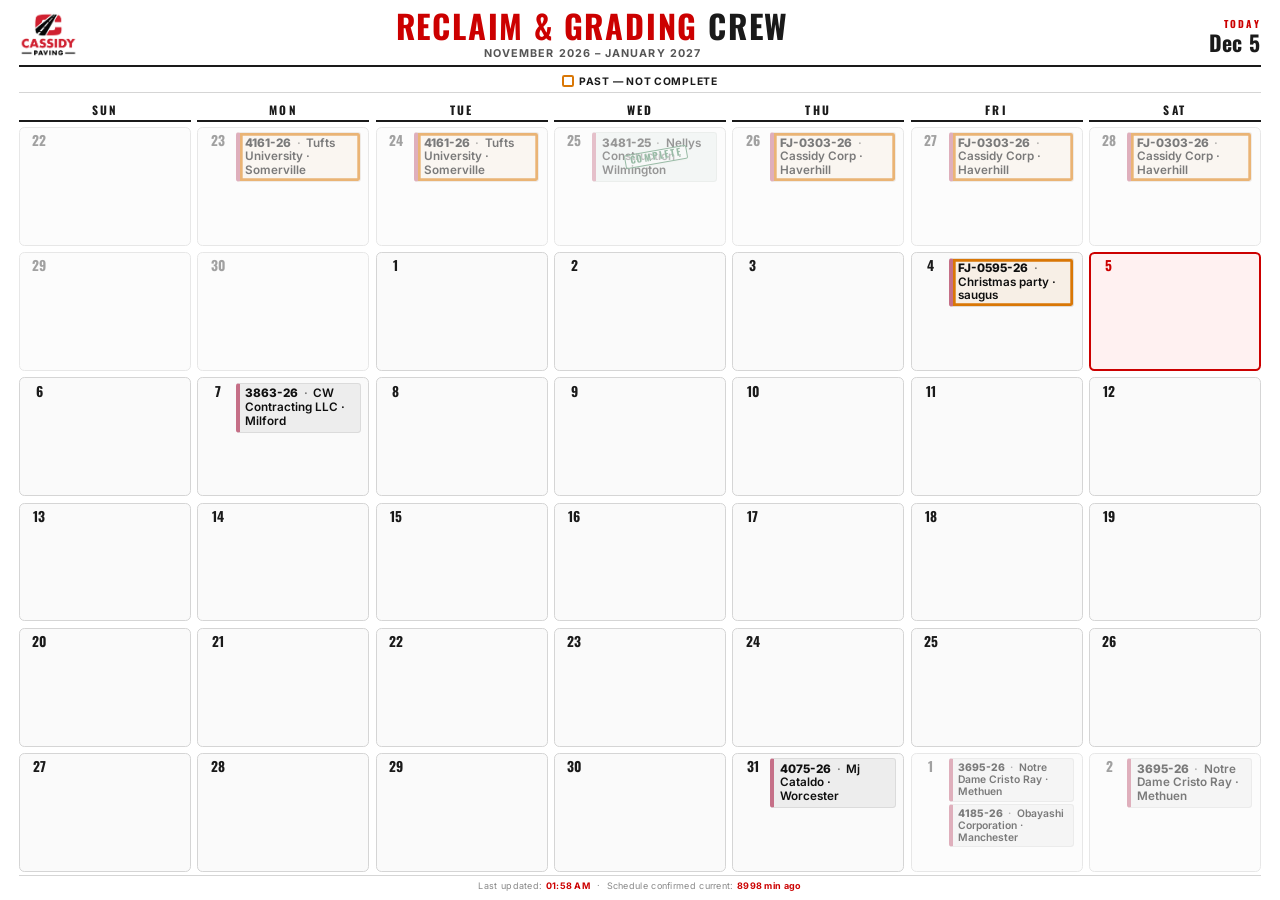
<file: reclaim.html>
<!DOCTYPE html>
<html lang="en">
<head>
<meta charset="UTF-8">
<meta name="viewport" content="width=device-width, initial-scale=1.0">
<title>Cassidy Paving — Reclaim & Grading Crew Calendar</title>
<link rel="preconnect" href="https://fonts.googleapis.com">
<link rel="preconnect" href="https://fonts.gstatic.com" crossorigin>
<link href="https://fonts.googleapis.com/css2?family=Inter:wght@400;500;600;700&family=Oswald:wght@500;600;700&display=swap" rel="stylesheet">
<link rel="stylesheet" href="calendar-styles.css">
<style>:root { --crew-color: #C56F87; }</style>
</head>
<body>

<header class="header">
  <div class="header-logo">
    <img src="logo.png" alt="Cassidy Paving">
  </div>
  <div class="header-title">
    <div class="crew-name"><span class="accent">Reclaim & Grading</span> Crew</div>
    <div class="date-range" id="date-range"></div>
  </div>
  <div class="header-right">
    <div class="label">Today</div>
    <div class="date" id="today-date"></div>
  </div>
</header>

<div class="legend">
  <div class="legend-item"><div class="legend-color outline-amber"></div> Past — Not Complete</div>
</div>

<div class="calendar-container">
  <div class="weekday-header">
    <div>Sun</div><div>Mon</div><div>Tue</div><div>Wed</div><div>Thu</div><div>Fri</div><div>Sat</div>
  </div>
  <div class="calendar-grid" id="grid"></div>
</div>

<div class="status-bar">
  Last updated: <span class="accent" id="update-time">--:--</span>&nbsp;&nbsp;·&nbsp;&nbsp;Schedule confirmed current: <span class="accent" id="feed-freshness">checking…</span>
</div>

<script src="calendar-utils.js"></script>
<script>
const CREW_PHASE = 'Reclaim/Grading';

async function renderCalendar() {
  const today = new Date();
  const todayStart = new Date(today); todayStart.setHours(0,0,0,0);
  document.getElementById('today-date').textContent =
    today.toLocaleDateString('en-US', { month: 'short', day: 'numeric' });

  const allEvents = await loadEvents();
  const events = filterEventsByPhase(allEvents, CREW_PHASE);

  const calendarDates = getCalendarDates(today);
  document.getElementById('date-range').textContent =
    formatDateRange(calendarDates[0], calendarDates[calendarDates.length - 1]);

  const grid = document.getElementById('grid');
  grid.innerHTML = '';

  calendarDates.forEach(date => {
    const cell = document.createElement('div');
    cell.className = 'day-cell';
    if (date.getMonth() === today.getMonth() && date.getFullYear() === today.getFullYear()) {
      cell.classList.add('current-month');
    }
    if (date.toDateString() === today.toDateString()) {
      cell.classList.add('current-day');
    }

    const dayNum = document.createElement('div');
    dayNum.className = 'day-number';
    dayNum.textContent = date.getDate();
    cell.appendChild(dayNum);

    const eventsEl = document.createElement('div');
    eventsEl.className = 'events';

    const dayEvents = getEventsForDate(events, date);
    dayEvents.forEach(event => {
      const eventEl = document.createElement('div');
      eventEl.className = 'event';
      if (event.status === 'Complete') {
        eventEl.classList.add('complete');
      } else {
        const eventEnd = new Date(event.endDate); eventEnd.setHours(23,59,59,999);
        if (eventEnd < todayStart) eventEl.classList.add('past-incomplete');
      }

      const job = document.createElement('span');
      job.className = 'job';
      job.textContent = event.jobNumber;
      eventEl.appendChild(job);

      const sep = document.createElement('span');
      sep.className = 'sep';
      sep.textContent = ' · ';
      eventEl.appendChild(sep);

      const meta = document.createElement('span');
      meta.textContent = `${event.client} · ${event.city}`;
      eventEl.appendChild(meta);

      eventEl.title = `${event.crew} — ${event.status}`;
      eventsEl.appendChild(eventEl);
    });

    cell.appendChild(eventsEl);
    grid.appendChild(cell);
  });

  applyAdaptiveDensity();

  document.getElementById('update-time').textContent =
    new Date().toLocaleTimeString('en-US', { hour: '2-digit', minute: '2-digit' });
}

renderCalendar();
setInterval(renderCalendar, 1 * 60 * 1000);
bindAdaptiveDensityResize();
</script>
</body>
</html>
</file>
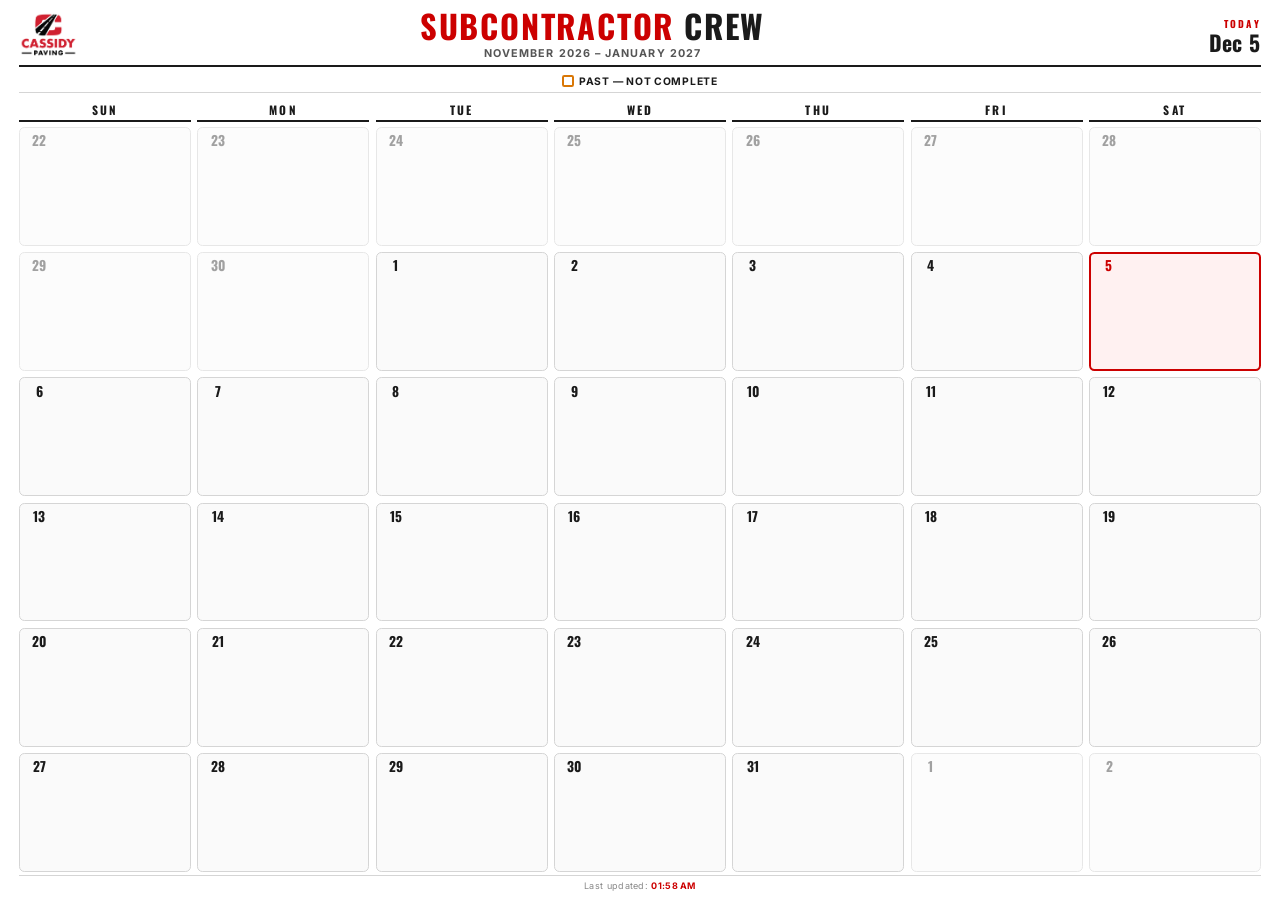
<file: subc.html>
<!DOCTYPE html>
<html lang="en">
<head>
<meta charset="UTF-8">
<meta name="viewport" content="width=device-width, initial-scale=1.0">
<title>Cassidy Paving — Subcontractor Crew Calendar</title>
<link rel="preconnect" href="https://fonts.googleapis.com">
<link rel="preconnect" href="https://fonts.gstatic.com" crossorigin>
<link href="https://fonts.googleapis.com/css2?family=Inter:wght@400;500;600;700&family=Oswald:wght@500;600;700&display=swap" rel="stylesheet">
<link rel="stylesheet" href="calendar-styles.css">
<style>:root { --crew-color: #A8B143; }</style>
</head>
<body>

<header class="header">
  <div class="header-logo">
    <img src="logo.png" alt="Cassidy Paving">
  </div>
  <div class="header-title">
    <div class="crew-name"><span class="accent">Subcontractor</span> Crew</div>
    <div class="date-range" id="date-range"></div>
  </div>
  <div class="header-right">
    <div class="label">Today</div>
    <div class="date" id="today-date"></div>
  </div>
</header>

<div class="legend">
  <div class="legend-item"><div class="legend-color outline-amber"></div> Past — Not Complete</div>
</div>

<div class="calendar-container">
  <div class="weekday-header">
    <div>Sun</div><div>Mon</div><div>Tue</div><div>Wed</div><div>Thu</div><div>Fri</div><div>Sat</div>
  </div>
  <div class="calendar-grid" id="grid"></div>
</div>

<div class="status-bar">
  Last updated: <span class="accent" id="update-time">--:--</span>
</div>

<script src="calendar-utils.js"></script>
<script>
// ============ SUBCONTRACTOR COLOR PALETTE ============
// Each subcontractor gets its own border + background color across the whole
// calendar so a sub's jobs read as a cohesive group at a glance.
// Fallback to the generic Subcontractor swatch for anything not in the map.
const SUB_COLORS = {
  'Fructify LLC':                            '#2E5C8A',
  'Cassidy Landscaping':                     '#4A8B3A',
  'H & N Pavement Marking, INC':             '#E67E22',
  'Matt & Bro hardscape':                    '#8B4513',
  'S and M Farms Inc':                       '#C9A227',
  'Colonial Excavation & Utilities LLC':     '#5D6D7E',
  'City Sealcoating':                        '#1F1F1F',
  'CMB Pavement Services Inc':               '#8E44AD',
  'United Concrete Services':                '#95A5A6'
};
const SUB_COLOR_FALLBACK = '#A8B143';

function hexToRgba(hex, alpha) {
  const h = hex.replace('#','');
  const r = parseInt(h.substring(0,2),16);
  const g = parseInt(h.substring(2,4),16);
  const b = parseInt(h.substring(4,6),16);
  return `rgba(${r}, ${g}, ${b}, ${alpha})`;
}

function colorForSub(name) {
  return SUB_COLORS[name] || SUB_COLOR_FALLBACK;
}

// ============ SILOED DATA FETCH ============
// Reads data-subcontractor.json from THIS repo, refreshed by
// .github/workflows/refresh-subcontractor.yml from the Subcontractor
// Schedule sheet. Migrated off the retired cassidy-tv-calendars repo on
// 2026-08-11 -- this board used to fetch its data cross-origin from there.
// Does NOT use loadEvents() from calendar-utils.js; that function reads
// data-v2.json, which is the internal-crew pipeline.
async function loadSubEvents() {
  const cb = Math.floor(Date.now() / 60000);
  try {
    const resp = await fetch(`data-subcontractor.json?cb=${cb}`, { cache: 'no-store' });
    if (!resp.ok) throw new Error('data-subcontractor.json HTTP ' + resp.status);
    const payload = await resp.json();
    const events = (payload.events || []).map(e => ({
      jobNumber:   e.jobNumber,
      client:      e.client || '',
      clientFirst: e.clientFirst || '',
      city:        e.city || '',
      crew:        e.crew || '',
      scope:       e.scope || '',
      phase:       e.phase || 'Subcontractor',
      startDate:   parseISODate(e.startDate),
      endDate:     parseISODate(e.endDate) || parseISODate(e.startDate),
      status:      e.status || ''
    })).filter(e => e.startDate);
    console.log(`[sub-calendar] Loaded ${events.length} sub events from data-subcontractor.json (generated ${payload.generatedAt})`);
    return events;
  } catch (err) {
    console.warn('[sub-calendar] data-subcontractor.json load failed:', err);
    return [];
  }
}

// ============ RENDER ============
async function renderCalendar() {
  const today = new Date();
  const todayStart = new Date(today); todayStart.setHours(0,0,0,0);
  document.getElementById('today-date').textContent =
    today.toLocaleDateString('en-US', { month: 'short', day: 'numeric' });

  const events = await loadSubEvents();

  const calendarDates = getCalendarDates(today);
  document.getElementById('date-range').textContent =
    formatDateRange(calendarDates[0], calendarDates[calendarDates.length - 1]);

  const grid = document.getElementById('grid');
  grid.innerHTML = '';

  calendarDates.forEach(date => {
    const cell = document.createElement('div');
    cell.className = 'day-cell';
    if (date.getMonth() === today.getMonth() && date.getFullYear() === today.getFullYear()) {
      cell.classList.add('current-month');
    }
    if (date.toDateString() === today.toDateString()) {
      cell.classList.add('current-day');
    }

    const dayNum = document.createElement('div');
    dayNum.className = 'day-number';
    dayNum.textContent = date.getDate();
    cell.appendChild(dayNum);

    const eventsEl = document.createElement('div');
    eventsEl.className = 'events';

    const dayEvents = getEventsForDate(events, date);
    dayEvents.forEach(event => {
      const eventEl = document.createElement('div');
      eventEl.className = 'event';
      const isComplete = event.status === 'Complete';
      const eventEnd = new Date(event.endDate); eventEnd.setHours(23,59,59,999);
      const isPastIncomplete = !isComplete && eventEnd < todayStart;

      if (isComplete) eventEl.classList.add('complete');
      if (isPastIncomplete) eventEl.classList.add('past-incomplete');

      // Per-subcontractor color: only apply for normal (future/active) events.
      // For .complete or .past-incomplete, the state classes in calendar-styles.css
      // own the visual treatment (gray-out + COMPLETE stamp; gold/amber border).
      // Inline styles would otherwise override the state classes.
      const subColor = colorForSub(event.crew);
      eventEl.style.setProperty('--crew-color', subColor);
      if (!isComplete && !isPastIncomplete) {
        eventEl.style.background = hexToRgba(subColor, 0.28);
        eventEl.style.borderLeftColor = subColor;
      }

      const job = document.createElement('span');
      job.className = 'job';
      job.textContent = event.jobNumber;
      eventEl.appendChild(job);

      const sep = document.createElement('span');
      sep.className = 'sep';
      sep.textContent = ' · ';
      eventEl.appendChild(sep);

      const meta = document.createElement('span');
      meta.textContent = `${event.client} · ${event.city}`;
      eventEl.appendChild(meta);

      eventEl.title = `${event.crew}${event.scope ? ' — ' + event.scope : ''} — ${event.status}`;
      eventsEl.appendChild(eventEl);
    });

    cell.appendChild(eventsEl);
    grid.appendChild(cell);
  });

  applyAdaptiveDensity();

  document.getElementById('update-time').textContent =
    new Date().toLocaleTimeString('en-US', { hour: '2-digit', minute: '2-digit' });
}

renderCalendar();
setInterval(renderCalendar, 1 * 60 * 1000);
bindAdaptiveDensityResize();
</script>
</body>
</html>
</file>
<file: calendar-styles.css>
/* ============================================================
   Cassidy Paving — TV Calendar shared styles
   Optimized for 65" 4K signage displays (TCL Q7K via AbleSign / Yodeck).
   Sizing is in viewport units so it auto-scales between 1080p
   (when the player downscales) and full 4K.
   Brand palette pulled from the Cassidy Paving logo:
     --brand-red     #CC0000
     --brand-black   #1A1A1A
   Phase colors live in calendar-utils.js (PHASE_COLORS).
   ============================================================ */

:root {
  --brand-red:        #CC0000;
  --brand-red-dark:   #990000;
  --brand-black:      #1A1A1A;
  --brand-ink:        #0F0F0F;
  --grid-line:        #D5D5D5;
  --cell-bg:          #FAFAFA;
  --cell-bg-today:    #FFF1F1;
  --muted:            #555555;
  --muted-soft:       #888888;
  --done-green:       #166534;
  --past-amber:       #D97706;

  /* Per-crew color override — single-crew calendars set this. */
  --crew-color:       var(--brand-red);
}

/* ---------- Reset / base ---------- */
* { margin: 0; padding: 0; box-sizing: border-box; }
html, body { width: 100%; height: 100%; overflow: hidden; }
body {
  font-family: 'Inter', -apple-system, BlinkMacSystemFont, "Segoe UI", Roboto, sans-serif;
  background: #FFFFFF;
  color: var(--brand-ink);
  display: flex;
  flex-direction: column;
  /* TV overscan-safe margin (tighter top/bottom to maximize grid space) */
  padding: 1vh 1.5vw;
}

/* ---------- HEADER (compressed for 6-week calendar) ---------- */
.header {
  display: grid;
  grid-template-columns: auto 1fr auto;
  align-items: center;
  gap: 1.8vw;
  margin-bottom: 0.5vh;
  padding-bottom: 0.6vh;
  border-bottom: 0.25vh solid var(--brand-black);
}

.header-logo {
  display: flex;
  align-items: center;
  height: 5vh;
}
.header-logo img {
  height: 100%;
  width: auto;
  display: block;
}

.header-title {
  text-align: center;
}
.header-title .crew-name {
  font-family: 'Oswald', 'Impact', 'Arial Narrow', sans-serif;
  font-weight: 800;
  font-size: 3.6vh;
  letter-spacing: 0.2vh;
  line-height: 1;
  color: var(--brand-black);
  text-transform: uppercase;
  display: inline-block;
}
.header-title .crew-name .accent {
  color: var(--brand-red);
}
.header-title .date-range {
  margin-top: 0.3vh;
  font-size: 1.2vh;
  font-weight: 700;
  color: var(--muted);
  letter-spacing: 0.12vh;
  text-transform: uppercase;
}

.header-right {
  text-align: right;
  min-width: 12vw;
}
.header-right .label {
  font-family: 'Oswald', 'Impact', sans-serif;
  font-size: 1.1vh;
  font-weight: 700;
  letter-spacing: 0.25vh;
  color: var(--brand-red);
  text-transform: uppercase;
}
.header-right .date {
  font-family: 'Oswald', 'Impact', sans-serif;
  font-size: 2.4vh;
  font-weight: 700;
  color: var(--brand-black);
  line-height: 1.05;
  letter-spacing: 0.05vh;
}

/* ---------- LEGEND (operations calendar only) ---------- */
.legend {
  display: flex;
  gap: 1.6vw;
  padding: 0.4vh 0 0.5vh;
  justify-content: center;
  flex-wrap: wrap;
  border-bottom: 0.1vh solid var(--grid-line);
  margin-bottom: 0.6vh;
}
.legend-item {
  display: flex;
  align-items: center;
  gap: 0.4vw;
  font-size: 1.15vh;
  font-weight: 700;
  color: var(--brand-black);
  text-transform: uppercase;
  letter-spacing: 0.08vh;
}
.legend-color {
  width: 1.3vh;
  height: 1.3vh;
  border-radius: 0.25vh;
}

/* ---------- CALENDAR GRID ---------- */
.calendar-container {
  flex: 1;
  display: flex;
  flex-direction: column;
  min-height: 0;
}
.weekday-header {
  display: grid;
  grid-template-columns: repeat(7, 1fr);
  gap: 0.5vw;
  margin-bottom: 0.5vh;
}
.weekday-header div {
  text-align: center;
  font-family: 'Oswald', 'Impact', sans-serif;
  font-size: 1.3vh;
  font-weight: 700;
  color: var(--brand-black);
  text-transform: uppercase;
  letter-spacing: 0.25vh;
  padding: 0.3vh 0;
  border-bottom: 0.25vh solid var(--brand-black);
}
.calendar-grid {
  flex: 1;
  display: grid;
  grid-template-columns: repeat(7, 1fr);
  grid-auto-rows: 1fr;
  gap: 0.5vw;
  min-height: 0;
}

/* ---------- DAY CELL ---------- */
.day-cell {
  background: var(--cell-bg);
  border: 0.15vh solid var(--grid-line);
  border-radius: 0.6vh;
  padding: 0.5vh 0.6vw 0.4vh;
  /* Horizontal: tiny day-number column on the left, events column on the right.
     This gives events the FULL cell height instead of (cell - day number). */
  display: flex;
  flex-direction: row;
  gap: 0.5vw;
  overflow: hidden;
  min-height: 0;
}
.day-cell:not(.current-month) { opacity: 0.55; }
.day-cell.current-day {
  background: var(--cell-bg-today);
  border: 0.3vh solid var(--brand-red);
  padding: 0.35vh 0.45vw 0.25vh;
}
.day-number {
  font-family: 'Oswald', 'Impact', sans-serif;
  font-size: 1.5vh;
  font-weight: 700;
  color: var(--muted);
  line-height: 1;
  /* Narrow left column — width grows slightly with viewport */
  flex: 0 0 auto;
  width: 1.8vw;
  min-width: 1.8vw;
  text-align: center;
  padding-top: 0.2vh;
  align-self: flex-start;
}
.day-cell.current-month .day-number { color: var(--brand-black); }
.day-cell.current-day .day-number {
  color: var(--brand-red);
  font-weight: 800;
}

/* ---------- EVENTS ---------- */
.events {
  flex: 1;
  display: flex;
  flex-direction: column;
  gap: 0.25vh;
  overflow: hidden;
  min-height: 0;
}
.event {
  position: relative;
  background: rgba(0, 0, 0, 0.05);
  color: var(--brand-ink);
  border: 0.12vh solid rgba(0, 0, 0, 0.08);
  border-left: 0.45vh solid var(--crew-color);
  padding: 0.35vh 0.45vw;
  border-radius: 0.35vh;
  font-size: 1.3vh;
  font-weight: 600;
  line-height: 1.18;
  white-space: normal;
  overflow-wrap: anywhere;
  word-break: break-word;
}
.event .job { font-weight: 800; }
.event .sep { opacity: 0.55; padding: 0 0.2vw; }

/* COMPLETE state — content stays readable; ribbon stamp added on top */
.event.complete {
  opacity: 0.78;
  background: rgba(22, 101, 52, 0.08);
}
.event.complete::after {
  content: 'COMPLETE';
  position: absolute;
  top: 50%;
  left: 50%;
  transform: translate(-50%, -50%) rotate(-10deg);
  font-family: 'Oswald', 'Impact', sans-serif;
  font-weight: 800;
  font-size: 1.05vh;
  letter-spacing: 0.18vh;
  color: var(--done-green);
  border: 0.22vh solid var(--done-green);
  padding: 0.05vh 0.35vw;
  border-radius: 0.22vh;
  text-transform: uppercase;
  pointer-events: none;
  white-space: nowrap;
  /* Translucent background so the job # / client / city behind stays readable */
  background: rgba(255, 255, 255, 0.35);
  text-shadow: 0 0 0.15vh rgba(255,255,255,0.75);
  box-shadow: 0 0.1vh 0.2vh rgba(0,0,0,0.04);
}

/* PAST-INCOMPLETE — past end date, status != Complete. Amber inset outline. */
.event.past-incomplete {
  box-shadow: inset 0 0 0 0.3vh var(--past-amber);
  background: rgba(217, 119, 6, 0.08);
}
.event.past-incomplete.complete { /* shouldn't happen but guard */
  box-shadow: none;
  background: rgba(22, 101, 52, 0.08);
}

/* Crew badge (operations calendar) */
.crew-badge {
  display: inline-block;
  background: var(--brand-black);
  color: #FFFFFF;
  font-family: 'Oswald', 'Impact', sans-serif;
  font-weight: 800;
  font-size: 1.0vh;
  padding: 0.05vh 0.35vw;
  border-radius: 0.25vh;
  margin-right: 0.35vw;
  vertical-align: 1px;
  letter-spacing: 0.08vh;
}


/* Legend swatch variant for past-incomplete (amber outline only) */
.legend-color.outline-amber {
  background: transparent;
  border: 0.3vh solid var(--past-amber);
  box-sizing: border-box;
}

/* Phase-specific event colors (operations calendar uses these per-event) */
.event.milling        { background: rgba(59, 91, 165, 0.28); border-left-color: #3B5BA5; }
.crew-badge.milling        { background: #3B5BA5; }
.event.paving         { background: rgba(193, 53, 72, 0.28); border-left-color: #C13548; }
.crew-badge.paving         { background: #C13548; }
.event.crackfill      { background: rgba(226, 179, 61, 0.28); border-left-color: #E2B33D; }
.crew-badge.crackfill      { background: #E2B33D; }
.event.hand           { background: rgba(142, 131, 189, 0.28); border-left-color: #8E83BD; }
.crew-badge.hand           { background: #8E83BD; }
.event.reclaimgrading { background: rgba(197, 111, 135, 0.28); border-left-color: #C56F87; }
.crew-badge.reclaimgrading { background: #C56F87; }
.event.pulverizing    { background: rgba(232, 158, 126, 0.28); border-left-color: #E89E7E; }
.crew-badge.pulverizing    { background: #E89E7E; }
.event.subc           { background: rgba(168, 177, 67, 0.28); border-left-color: #A8B143; }
.crew-badge.subc           { background: #A8B143; }

/* Phase event Complete tint overrides — keep some phase color but cooler */
.event.complete.milling, .event.complete.paving, .event.complete.crackfill,
.event.complete.hand, .event.complete.reclaimgrading,
.event.complete.pulverizing, .event.complete.subc {
  background: rgba(22, 101, 52, 0.10);
}

/* ---------- ADAPTIVE DENSITY ----------
   Applied by applyAdaptiveDensity() in calendar-utils.js when a cell would
   overflow. Each step shrinks event font/padding/gap and progressively
   removes wrapping so EVERY event stays visible — long text gets ellipsised
   rather than the row being clipped entirely.
   Floors are kept generous for TV viewing distance. */
.day-cell.density-2 .events { gap: 0.3vh; }
.day-cell.density-2 .event {
  font-size: 1.15vh;
  padding: 0.3vh 0.4vw;
  line-height: 1.15;
}
.day-cell.density-2 .crew-badge { font-size: 0.92vh; padding: 0.05vh 0.3vw; margin-right: 0.3vw; }
.day-cell.density-2 .event.complete::after { font-size: 0.95vh; padding: 0.05vh 0.3vw; letter-spacing: 0.15vh; }

.day-cell.density-3 .events { gap: 0.25vh; }
.day-cell.density-3 .event {
  font-size: 1.05vh;
  padding: 0.22vh 0.35vw;
  line-height: 1.12;
  border-left-width: 0.32vh;
  /* Single-line from here on so multi-event days never clip a row */
  white-space: nowrap;
  overflow: hidden;
  text-overflow: ellipsis;
}
.day-cell.density-3 .crew-badge { font-size: 0.85vh; padding: 0 0.25vw; margin-right: 0.25vw; }
.day-cell.density-3 .event.complete::after { font-size: 0.85vh; padding: 0.02vh 0.25vw; letter-spacing: 0.12vh; border-width: 0.18vh; }

.day-cell.density-4 .events { gap: 0.2vh; }
.day-cell.density-4 .event {
  font-size: 0.95vh;
  padding: 0.15vh 0.28vw;
  line-height: 1.1;
  border-left-width: 0.28vh;
  white-space: nowrap;
  overflow: hidden;
  text-overflow: ellipsis;
}
.day-cell.density-4 .crew-badge { font-size: 0.78vh; padding: 0 0.22vw; margin-right: 0.22vw; }
.day-cell.density-4 .event.complete::after { font-size: 0.78vh; padding: 0.02vh 0.22vw; letter-spacing: 0.1vh; border-width: 0.16vh; }
.day-cell.density-4 .event.past-incomplete { box-shadow: inset 0 0 0 0.2vh var(--past-amber); }

.day-cell.density-max .events { gap: 0.15vh; }
.day-cell.density-max .event {
  font-size: 0.85vh;
  padding: 0.1vh 0.22vw;
  line-height: 1.08;
  border-left-width: 0.25vh;
  border-radius: 0.25vh;
  white-space: nowrap;
  overflow: hidden;
  text-overflow: ellipsis;
}
.day-cell.density-max .crew-badge {
  font-size: 0.7vh;
  padding: 0 0.18vw;
  margin-right: 0.18vw;
  letter-spacing: 0.05vh;
}
.day-cell.density-max .event.complete::after { font-size: 0.7vh; padding: 0 0.18vw; letter-spacing: 0.08vh; border-width: 0.14vh; }
.day-cell.density-max .event.past-incomplete { box-shadow: inset 0 0 0 0.18vh var(--past-amber); }


/* ---------- STATUS BAR ---------- */
.status-bar {
  font-size: 1vh;
  color: var(--muted-soft);
  text-align: center;
  margin-top: 0.4vh;
  padding-top: 0.4vh;
  border-top: 0.1vh solid var(--grid-line);
  letter-spacing: 0.3px;
}
.status-bar .accent { color: var(--brand-red); font-weight: 700; }
</file>
